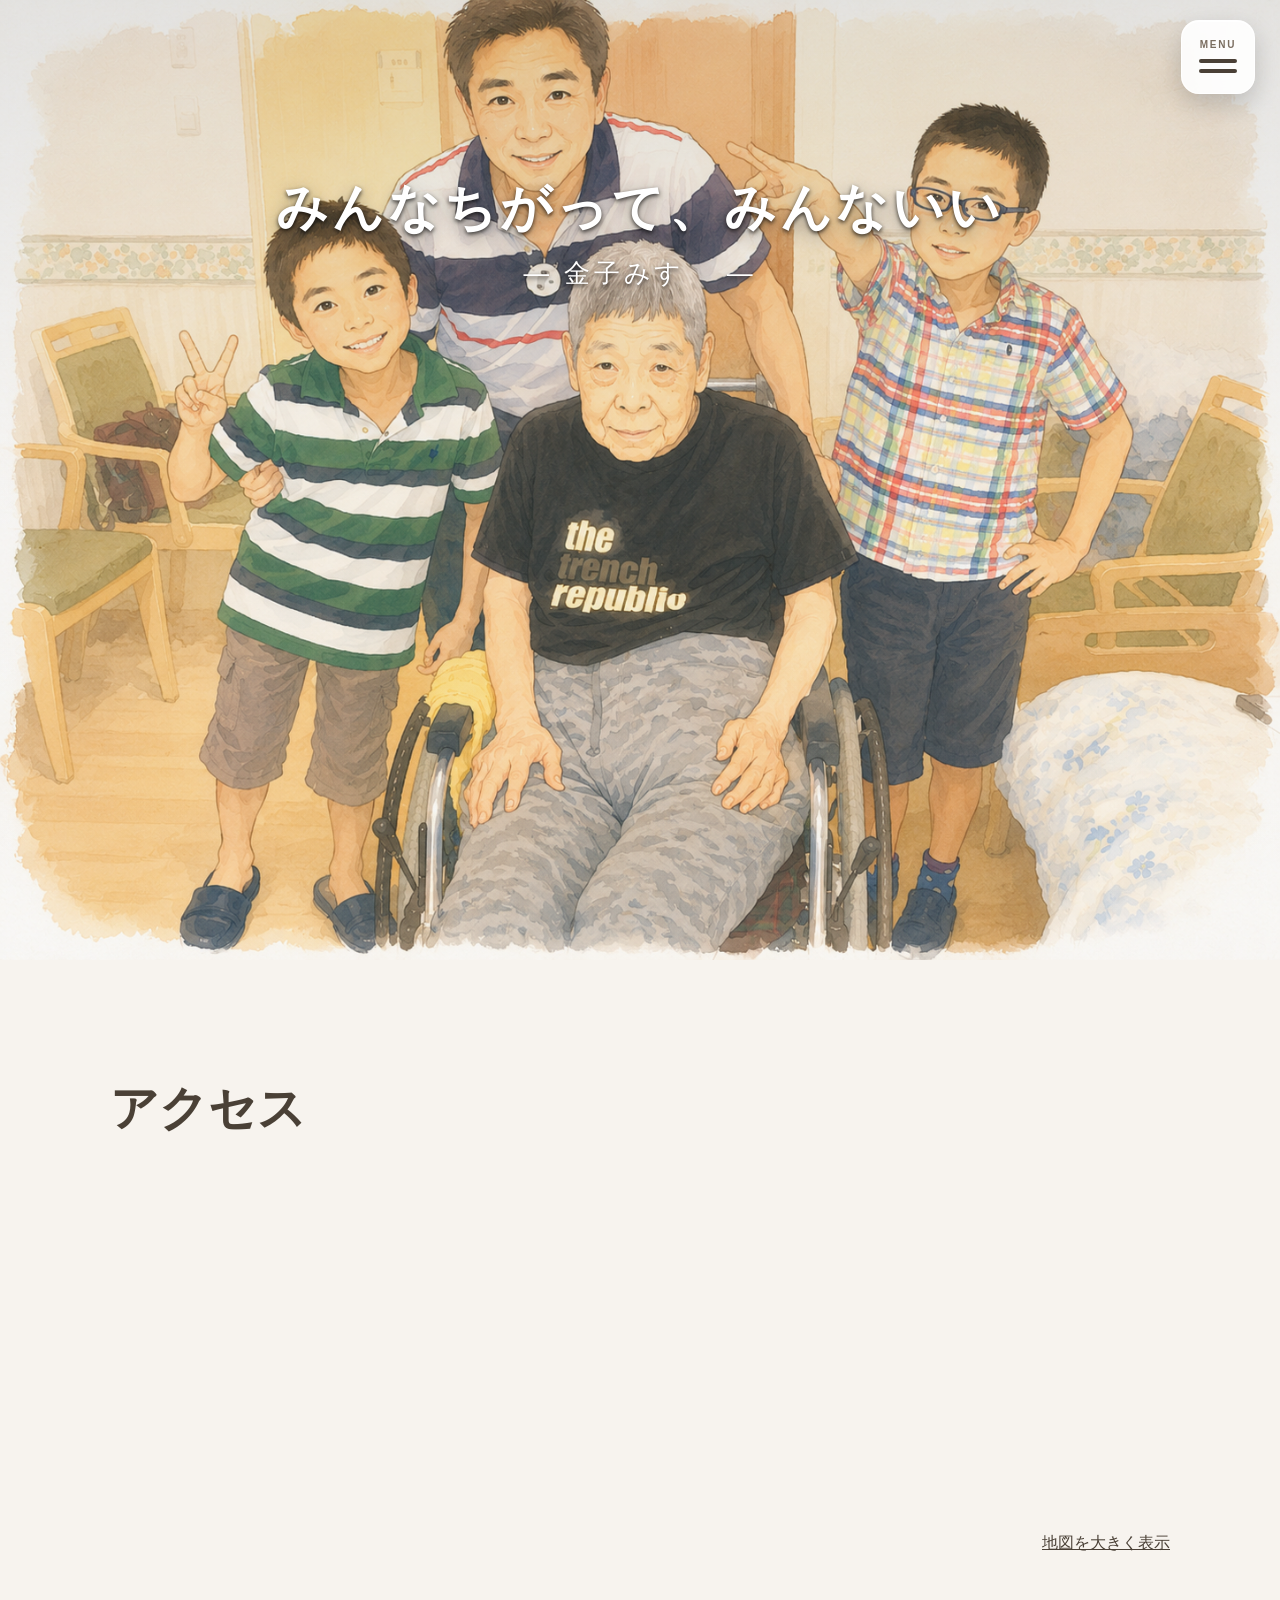
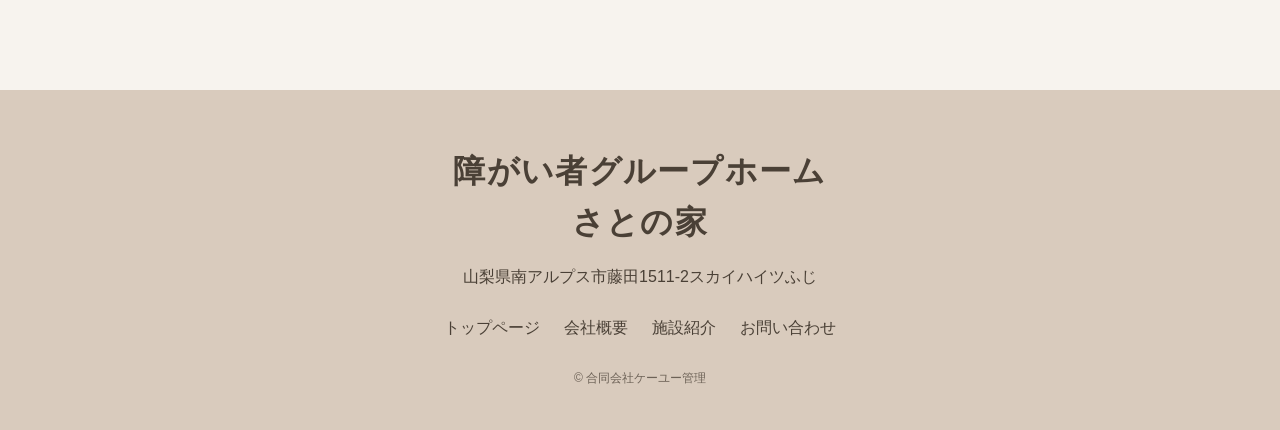
<file: index.html>
<!DOCTYPE html>
<html lang="ja">
<head>
<meta charset="UTF-8">
<meta name="viewport" content="width=device-width, initial-scale=1.0">
<title>合同会社ケーユー管理</title>
<link rel="stylesheet" href="style.css?v=20">
</head>
<body>

<button class="menu-btn" id="menuBtn" type="button" aria-label="メニューを開く" aria-expanded="false">
    <span class="menu-label">MENU</span>
    <span class="menu-line"></span>
    <span class="menu-line"></span>
</button>

<div class="overlay" id="overlay"></div>

<nav class="side-menu" id="sideMenu" aria-label="メインメニュー">
    <a href="index.html"><span class="menu-icon" aria-hidden="true">⌂</span>トップページ</a>
    <a href="about.html"><span class="menu-icon" aria-hidden="true">▦</span>会社概要</a>
    <a href="service.html"><span class="menu-icon" aria-hidden="true">▣</span>施設紹介</a>
    <a href="contact.html"><span class="menu-icon" aria-hidden="true">✉</span>お問い合わせ</a>
</nav>

<section class="hero">
    <img
        src="images/hero.jpg"
        alt="トップ画像"
        loading="eager"
        decoding="async">

    <div class="hero-text">
        <h1>みんなちがって、みんないい</h1>
        <p>― 金子みすゞ ―</p>
    </div>
</section>

<section class="page reveal">
    <h2>アクセス</h2>

    <div class="map">
        <iframe
            src="https://maps.google.com/maps?q=山梨県南アルプス市藤田1511-2&z=17&output=embed&iwloc=A"
            width="100%"
            height="350"
            style="border:0;"
            title="施設所在地の地図"
            allowfullscreen=""
            loading="lazy">
        </iframe>

        <p style="text-align:right;margin-top:6px;">
            <a href="https://www.google.com/maps/search/?api=1&query=%E5%B1%B1%E6%A2%A8%E7%9C%8C%E5%8D%97%E3%82%A2%E3%83%AB%E3%83%97%E3%82%B9%E5%B8%82%E8%97%A4%E7%94%B01511-2"
               target="_blank"
               rel="noopener"
               aria-label="Googleマップで施設所在地を開く">
                地図を大きく表示
            </a>
        </p>
    </div>
</section>


<footer class="site-footer">
    <div class="footer-inner">
        <h2 class="footer-title"><span>障がい者グループホーム</span><span>さとの家</span></h2>
        <p>山梨県南アルプス市藤田1511-2<br class="footer-address-break">スカイハイツふじ</p>

        <nav class="footer-links" aria-label="フッターメニュー">
            <a href="index.html">トップページ</a>
            <a href="about.html">会社概要</a>
            <a href="service.html">施設紹介</a>
            <a href="contact.html">お問い合わせ</a>
        </nav>

        <p class="copy">&copy; 合同会社ケーユー管理</p>
    </div>
</footer>

<script src="script.js?v=20"></script>
</body>
</html>
</file>
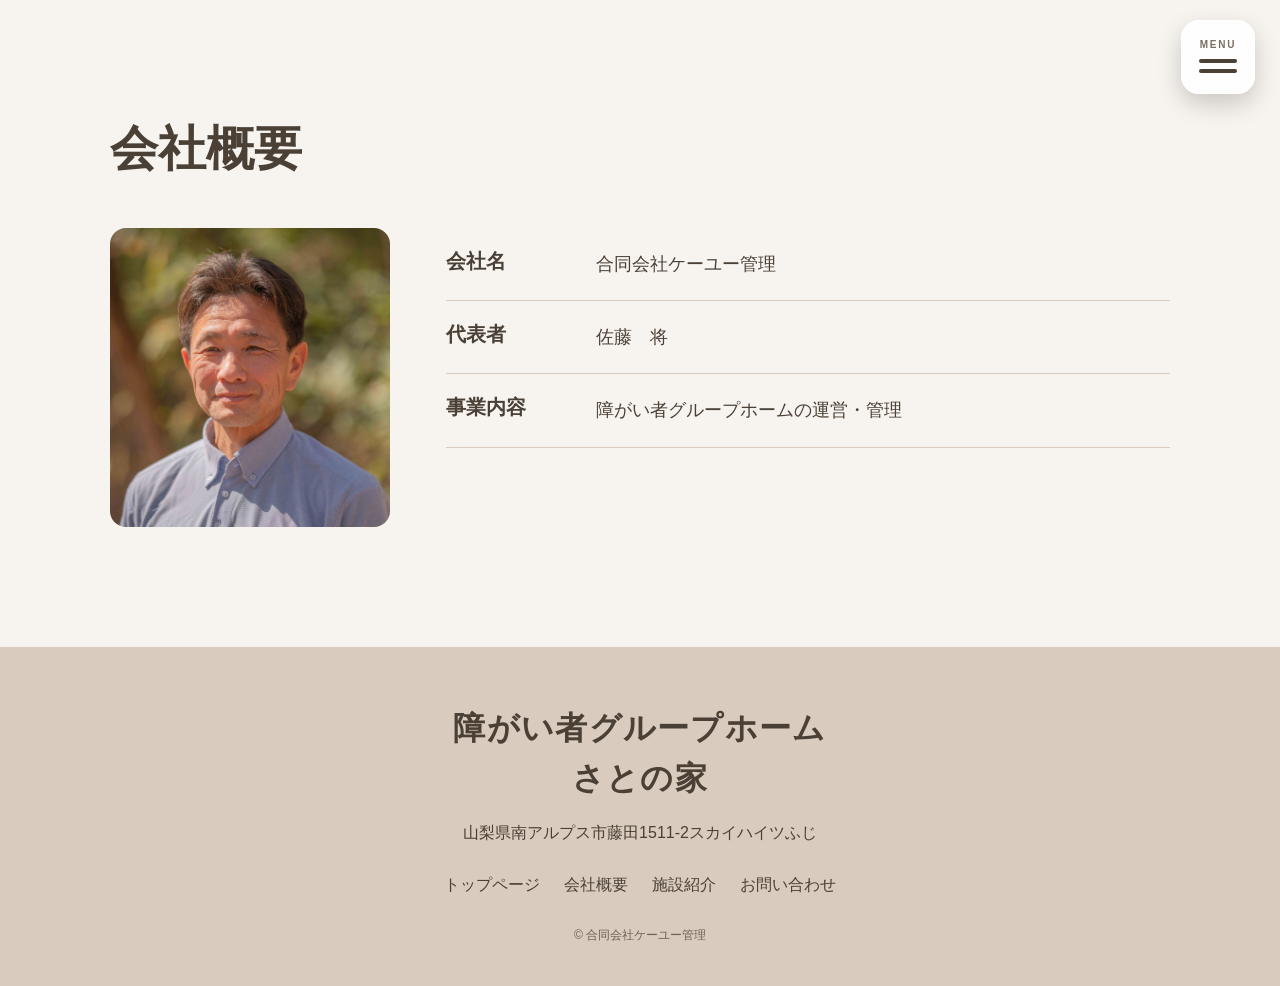
<file: about.html>
<!DOCTYPE html>
<html lang="ja">
<head>
<meta charset="UTF-8">
<meta name="viewport" content="width=device-width, initial-scale=1.0">
<title>合同会社ケーユー管理</title>
<link rel="stylesheet" href="style.css?v=20">
</head>
<body>

<!-- メニュー -->
<button class="menu-btn" id="menuBtn" type="button" aria-label="メニューを開く" aria-expanded="false">
    <span class="menu-label">MENU</span>
    <span class="menu-line"></span>
    <span class="menu-line"></span>
</button>

<div class="overlay" id="overlay"></div>

<nav class="side-menu" id="sideMenu" aria-label="メインメニュー">
    <a href="index.html"><span class="menu-icon" aria-hidden="true">⌂</span>トップページ</a>
    <a href="about.html"><span class="menu-icon" aria-hidden="true">▦</span>会社概要</a>
    <a href="service.html"><span class="menu-icon" aria-hidden="true">▣</span>施設紹介</a>
    <a href="contact.html"><span class="menu-icon" aria-hidden="true">✉</span>お問い合わせ</a>
</nav>

<div class="page reveal">
    <h1>会社概要</h1>

    <div class="company">

        <div class="company-img">
            <img src="images/president.jpg" alt="代表者" loading="eager">
        </div>

        <div class="company-info">
            <table>

                <tr>
                    <th>会社名</th>
                    <td>合同会社ケーユー管理</td>
                </tr>

                <tr>
                    <th>代表者</th>
                    <td>佐藤　将</td>
                </tr>

                <tr>
                    <th>事業内容</th>
                    <td>障がい者グループホームの運営・管理</td>
                </tr>

            </table>
        </div>

    </div>

</div>


<footer class="site-footer">
    <div class="footer-inner">
        <h2 class="footer-title"><span>障がい者グループホーム</span><span>さとの家</span></h2>
        <p>山梨県南アルプス市藤田1511-2<br class="footer-address-break">スカイハイツふじ</p>

        <nav class="footer-links" aria-label="フッターメニュー">
            <a href="index.html">トップページ</a>
            <a href="about.html">会社概要</a>
            <a href="service.html">施設紹介</a>
            <a href="contact.html">お問い合わせ</a>
        </nav>

        <p class="copy">&copy; 合同会社ケーユー管理</p>
    </div>
</footer>

<script src="script.js?v=20"></script>
</body>
</html>
</file>
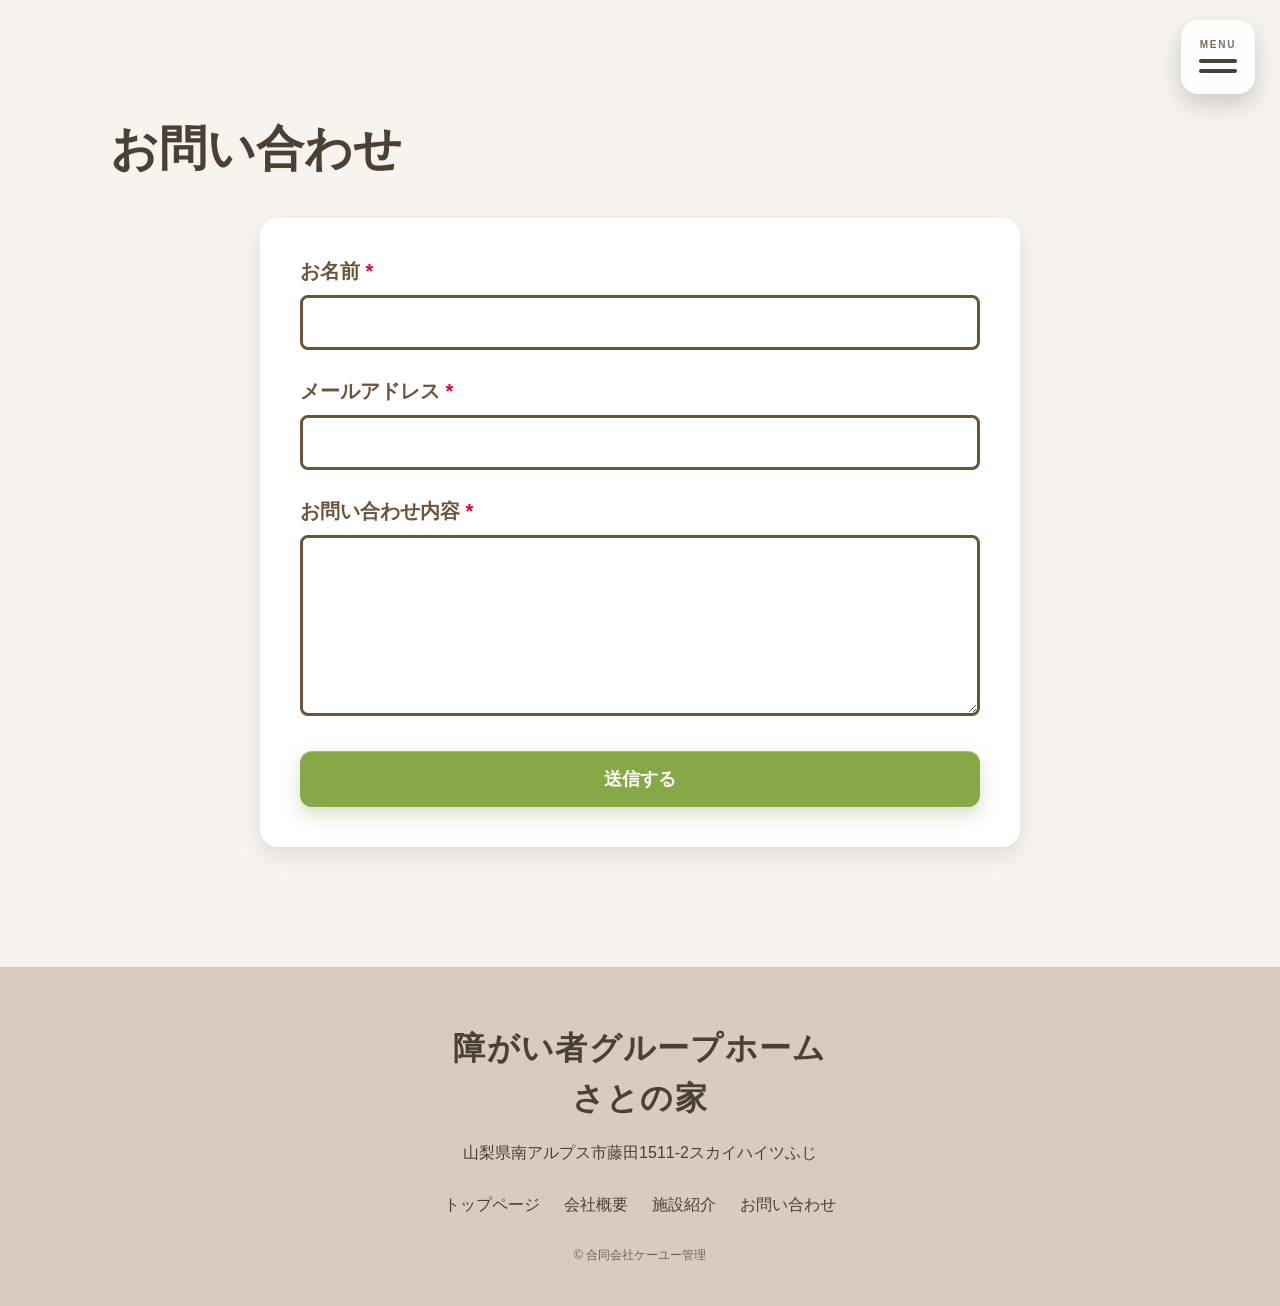
<file: contact.html>
<!DOCTYPE html>
<html lang="ja">
<head>
<meta charset="UTF-8">
<meta name="viewport" content="width=device-width, initial-scale=1.0">
<title>合同会社ケーユー管理</title>
<link rel="stylesheet" href="style.css?v=20">
</head>
<body>

<button class="menu-btn" id="menuBtn" type="button" aria-label="メニューを開く" aria-expanded="false">
    <span class="menu-label">MENU</span>
    <span class="menu-line"></span>
    <span class="menu-line"></span>
</button>

<div class="overlay" id="overlay"></div>

<nav class="side-menu" id="sideMenu" aria-label="メインメニュー">
    <a href="index.html"><span class="menu-icon" aria-hidden="true">⌂</span>トップページ</a>
    <a href="about.html"><span class="menu-icon" aria-hidden="true">▦</span>会社概要</a>
    <a href="service.html"><span class="menu-icon" aria-hidden="true">▣</span>施設紹介</a>
    <a href="contact.html"><span class="menu-icon" aria-hidden="true">✉</span>お問い合わせ</a>
</nav>

<div class="page reveal">
    <h1>お問い合わせ</h1>

    <form id="contactForm"
      class="contact-form"
      action="https://formspree.io/f/xgojqwry"
      method="POST">

        <input type="hidden" name="_subject" value="HOLO BASE お問い合わせ">
<label>
            お名前 <span>*</span>
            <input
                type="text"
                name="name"
                required>
        </label>

        <label>
            メールアドレス <span>*</span>
            <input
                type="email"
                name="email"
                required>
        </label>

        <label>
            お問い合わせ内容 <span>*</span>
            <textarea
                name="message"
                rows="7"
                required></textarea>
        </label>

        <button id="submitBtn" type="submit">
            送信する
        </button>

    </form>
</div>


<footer class="site-footer">
    <div class="footer-inner">
        <h2 class="footer-title"><span>障がい者グループホーム</span><span>さとの家</span></h2>
        <p>山梨県南アルプス市藤田1511-2<br class="footer-address-break">スカイハイツふじ</p>

        <nav class="footer-links" aria-label="フッターメニュー">
            <a href="index.html">トップページ</a>
            <a href="about.html">会社概要</a>
            <a href="service.html">施設紹介</a>
            <a href="contact.html">お問い合わせ</a>
        </nav>

        <p class="copy">&copy; 合同会社ケーユー管理</p>
    </div>
</footer>

<script src="script.js?v=20"></script>
</body>
</html>
</file>
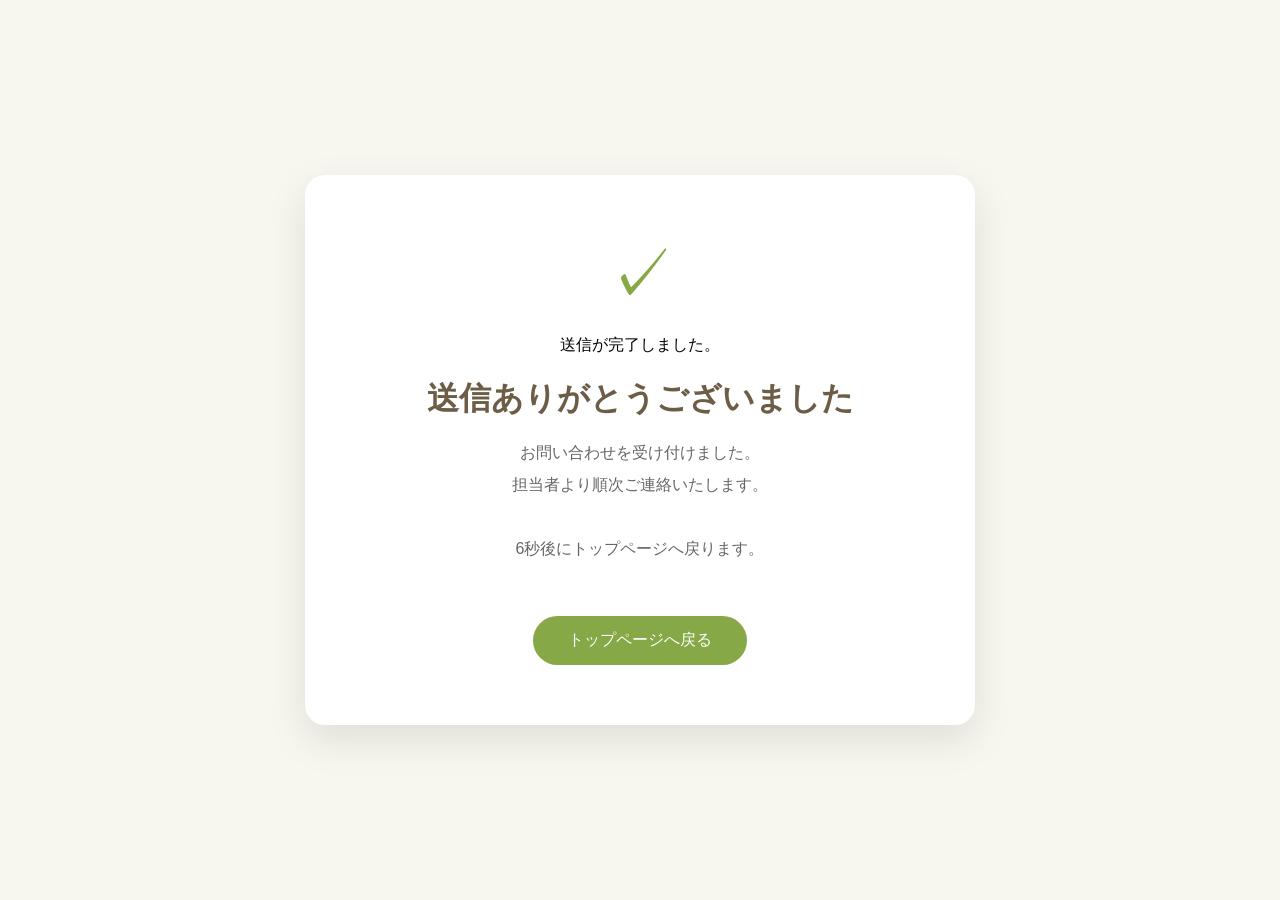
<file: thanks.html>
<!DOCTYPE html>
<html lang="ja">
<head>

<meta charset="UTF-8">

<meta name="viewport" content="width=device-width, initial-scale=1.0">

<title>合同会社ケーユー管理</title>


<style>

body{

margin:0;

background:#f7f6ef;

font-family:"Yu Gothic",sans-serif;

display:flex;

justify-content:center;

align-items:center;

height:100vh;

}

.box{

background:white;

padding:60px;

border-radius:20px;

box-shadow:0 15px 40px rgba(0,0,0,.1);

text-align:center;

max-width:550px;

width:90%;

}

.check{

font-size:70px;

color:#87a847;

margin-bottom:20px;

}

h1{

color:#6d5d46;

margin-bottom:15px;

}

p{

color:#666;

line-height:2;

}

a{

display:inline-block;

margin-top:35px;

padding:14px 35px;

background:#87a847;

color:white;

text-decoration:none;

border-radius:30px;

transition:.3s;

}

a:hover{

background:#72913c;

}

</style>

</head>

<body>

<div class="box">

<div class="check" aria-hidden="true">✓</div>
<span class="sr-only">送信が完了しました。</span>

<h1>送信ありがとうございました</h1>

<p>

お問い合わせを受け付けました。<br>

担当者より順次ご連絡いたします。<br><br>

6秒後にトップページへ戻ります。

</p>

<a href="index.html">

トップページへ戻る

</a>

</div>

<script>
	// 6秒後にトップへリダイレクト（meta refresh の代替）
	setTimeout(function(){ window.location.href = 'index.html'; }, 6000);
</script>

</body>

</html>
</file>
<file: style.css>
:root {
    --bg: #f7f3ee;
    --surface: #ffffff;
    --text: #4a4036;
    --muted: #8a7c6d;
    --line: #d9cbbd;
    --green: #87a847;
    --green-dark: #6f8c37;
    --accent: #8aa678;
    --footer: #d9cbbd;
    --shadow: 0 8px 24px rgba(0, 0, 0, 0.10);
}

*,
*::before,
*::after {
    box-sizing: border-box;
}

html {
    overflow-x: hidden;
    scroll-behavior: smooth;
}

body {
    margin: 0;
    overflow-x: hidden;
    font-family: "Hiragino Kaku Gothic ProN", "Yu Gothic", sans-serif;
    background: var(--bg);
    color: var(--text);
}

body.menu-open {
    overflow: hidden;
}

img {
    max-width: 100%;
}

a {
    color: inherit;
}

.sr-only {
    position: absolute !important;
    width: 1px !important;
    height: 1px !important;
    padding: 0 !important;
    margin: -1px !important;
    overflow: hidden !important;
    clip: rect(0, 0, 0, 0) !important;
    white-space: nowrap !important;
    border: 0 !important;
}

/* =========================
   Menu button
========================= */

.menu-btn {
    position: fixed;
    top: 20px;
    right: 25px;
    z-index: 2000;

    width: 74px;
    height: 74px;
    padding: 0;

    display: flex;
    flex-direction: column;
    justify-content: center;
    align-items: center;

    appearance: none;
    -webkit-appearance: none;
    border: 1px solid rgba(255, 255, 255, 0.95);
    border-radius: 18px;

    background: rgba(255, 255, 255, 0.9);
    backdrop-filter: blur(12px);
    -webkit-backdrop-filter: blur(12px);

    font: inherit;
    cursor: pointer;

    box-shadow:
        0 10px 25px rgba(0, 0, 0, 0.18),
        inset 0 1px 0 rgba(255, 255, 255, 0.9);

    transition:
        transform 0.25s ease,
        background 0.25s ease,
        box-shadow 0.25s ease;
}

.menu-btn:hover {
    transform: translateY(-2px) scale(1.04);
    background: rgba(255, 255, 255, 0.98);
}

.menu-btn:active {
    transform: scale(0.94);
}

.menu-btn:focus-visible {
    outline: 3px solid var(--accent);
    outline-offset: 3px;
}

.menu-label {
    margin-bottom: 6px;
    color: #7a6d60;
    font-size: 10px;
    font-weight: 700;
    letter-spacing: 0.18em;
    user-select: none;
}

.menu-line {
    display: block;
    width: 38px;
    height: 4px;
    margin: 3px 0;
    border-radius: 999px;
    background: var(--text);
    transition: transform 0.35s ease;
}

.menu-btn.active .menu-line:nth-child(2) {
    transform: rotate(45deg) translate(5px, 5px);
}

.menu-btn.active .menu-line:nth-child(3) {
    transform: rotate(-45deg) translate(5px, -5px);
}

/* =========================
   Side menu
========================= */

.overlay {
    position: fixed;
    inset: 0;
    z-index: 999;

    background: rgba(80, 70, 60, 0.3);
    opacity: 0;
    visibility: hidden;

    transition:
        opacity 0.4s ease,
        visibility 0.4s ease;
}

.overlay.open {
    opacity: 1;
    visibility: visible;
}

.side-menu {
    position: fixed;
    top: 0;
    right: 0;
    z-index: 1000;

    width: 340px;
    height: 100vh;
    padding-left: 50px;

    display: flex;
    flex-direction: column;
    justify-content: center;

    background: var(--surface);
    box-shadow: -5px 0 20px rgba(0, 0, 0, 0.1);

    transform: translateX(110%);
    transition: transform 0.5s ease;
}

.side-menu.open {
    transform: translateX(0);
}

.side-menu a {
    position: relative;

    display: flex;
    align-items: center;
    gap: 14px;

    margin: 25px 0;

    color: var(--text);
    font-size: 24px;
    text-decoration: none;
}

.side-menu a::after {
    content: "";
    position: absolute;
    left: 44px;
    bottom: -5px;

    width: 0;
    height: 2px;

    background: #c7a98b;
    transition: width 0.3s ease;
}

.side-menu a:hover::after {
    width: calc(100% - 44px);
}

.menu-icon {
    width: 30px;
    color: var(--accent);
    font-size: 25px;
    line-height: 1;
    text-align: center;
}

/* =========================
   Hero
========================= */

.hero {
    position: relative;
    width: 100%;
    overflow: hidden;
    background: #f8f8f8;
}

.hero::after {
    content: "";
    position: absolute;
    inset: 0;
    z-index: 1;
    pointer-events: none;
    background: linear-gradient(
        to bottom,
        rgba(0, 0, 0, 0.10) 0%,
        rgba(0, 0, 0, 0.03) 48%,
        rgba(0, 0, 0, 0.02) 100%
    );
}

.hero img {
    display: block;
    width: 100%;
    height: auto;
    margin: 0;
}

.hero-text {
    position: absolute;
    left: 50%;
    top: 18%;
    z-index: 2;

    width: 90%;
    transform: translateX(-50%);

    color: #fff;
    text-align: center;
    text-shadow:
        0 2px 4px rgba(0, 0, 0, 0.72),
        0 6px 18px rgba(0, 0, 0, 0.38);
}

.hero-text h1 {
    margin: 0;
    font-size: clamp(38px, 4vw, 68px);
    line-height: 1.35;
    letter-spacing: 0.08em;
}

.hero-text p {
    margin: 14px 0 0;
    font-size: clamp(22px, 2vw, 32px);
    letter-spacing: 0.15em;
}

/* =========================
   Shared page layout
========================= */

.page {
    width: min(1180px, 100%);
    margin: 0 auto;
    padding: 120px 60px;
}

.page > h1,
.page > h2 {
    margin-top: 0;
    font-size: clamp(32px, 4vw, 48px);
    line-height: 1.2;
}

.map iframe {
    display: block;
    width: 100%;
    height: 350px;
}

/* =========================
   Company page
========================= */

.company {
    display: flex;
    align-items: flex-start;
    gap: 56px;
    margin-top: 50px;
}

.company-img {
    flex: 0 0 auto;
}

.company-img img {
    display: block;
    width: 280px;
    height: auto;
    margin: 0 auto;
    border-radius: 16px;
    object-fit: contain;
}

.company-info {
    flex: 1 1 auto;
}

.company-info table {
    width: 100%;
    border-collapse: collapse;
}

.company-info th,
.company-info td {
    padding: 20px 0;
    border-bottom: 1px solid var(--line);
    text-align: left;
    vertical-align: top;
}

.company-info th {
    width: 150px;
    font-size: 20px;
}

.company-info td {
    font-size: 18px;
    line-height: 1.8;
}

/* =========================
   Service page
========================= */

.property {
    margin-top: 36px;
    padding: 38px;

    background: var(--surface);
    border-radius: 18px;
    box-shadow: var(--shadow);
}

.property-name {
    margin-top: 0;
    font-size: clamp(28px, 3.5vw, 46px);
    line-height: 1.45;
}

.property-name span {
    display: inline;
}

.property > p {
    line-height: 1.9;
}

.photo-section {
    margin-top: 42px;
}

.section-title-row {
    display: flex;
    align-items: baseline;
    gap: 12px;

    margin-bottom: 18px;
    padding-left: 14px;

    border-left: 6px solid var(--accent);
}

.section-title-row h3 {
    margin: 0;
    font-size: 28px;
}

.section-title-row span {
    color: var(--muted);
    font-size: 15px;
    letter-spacing: 0.08em;
}

.photo-grid {
    display: grid;
    grid-template-columns: repeat(5, minmax(0, 1fr));
    gap: 18px;
}

.photo-card {
    width: 100%;
    padding: 0;

    appearance: none;
    -webkit-appearance: none;
    border: 0;
    border-radius: 14px;
    overflow: hidden;

    background: var(--bg);
    cursor: zoom-in;
    box-shadow: 0 3px 10px rgba(0, 0, 0, 0.08);

    transition:
        transform 0.25s ease,
        box-shadow 0.25s ease;
}

.photo-card:hover {
    transform: translateY(-4px);
    box-shadow: 0 8px 22px rgba(0, 0, 0, 0.16);
}

.photo-card:focus-visible {
    outline: 3px solid var(--accent);
    outline-offset: 3px;
}

.photo-card img {
    display: block;
    width: 100%;
    height: 170px;
    object-fit: cover;
}

/* =========================
   Contact page
========================= */

.contact-form {
    width: min(760px, 100%);
    margin: 40px auto 0;
    padding: 40px;

    background: var(--surface);
    border-radius: 18px;
    box-shadow: var(--shadow);
}

.contact-form label {
    display: block;
    margin-bottom: 28px;

    color: #6b563b;
    font-size: 20px;
    font-weight: 700;
}

.contact-form label > span {
    color: #e60033;
}

.contact-form input,
.contact-form textarea {
    width: 100%;
    margin-top: 10px;
    padding: 14px;

    border: 3px solid #6b563b;
    border-radius: 8px;

    background: #fff;
    color: var(--text);
    font: inherit;
    font-size: 18px;

    transition:
        border-color 0.25s ease,
        box-shadow 0.25s ease;
}

.contact-form textarea {
    resize: vertical;
}

.contact-form input:focus,
.contact-form textarea:focus {
    outline: none;
    border-color: var(--accent);
    box-shadow:
        0 0 0 4px rgba(138, 166, 120, 0.16),
        0 4px 14px rgba(138, 166, 120, 0.12);
}

.contact-form button {
    display: block;
    width: 100%;
    margin-top: 30px;
    padding: 16px;

    border: 0;
    border-radius: 12px;

    background: var(--green);
    color: #fff;
    font-size: 18px;
    font-weight: 700;
    cursor: pointer;

    box-shadow:
        0 8px 18px rgba(111, 140, 55, 0.28),
        inset 0 1px 0 rgba(255, 255, 255, 0.28);

    transition:
        background 0.25s ease,
        transform 0.18s ease,
        box-shadow 0.25s ease;
}

.contact-form button:hover {
    background: var(--green-dark);
    transform: translateY(-2px);
    box-shadow:
        0 10px 22px rgba(111, 140, 55, 0.34),
        inset 0 1px 0 rgba(255, 255, 255, 0.32);
}

.contact-form button:active {
    transform: translateY(1px) scale(0.99);
}

.contact-form button:disabled {
    background: #999;
    cursor: not-allowed;
    transform: none;
    box-shadow: none;
}

.loader {
    display: inline-block;
    width: 18px;
    height: 18px;
    margin-right: 10px;

    border: 3px solid rgba(255, 255, 255, 0.3);
    border-top-color: #fff;
    border-radius: 50%;

    vertical-align: middle;
    animation: spin 0.8s linear infinite;
}

@keyframes spin {
    to {
        transform: rotate(360deg);
    }
}

/* =========================
   Reveal animation
========================= */

.reveal {
    opacity: 0;
    transform: translateY(30px);
    transition:
        opacity 0.8s ease,
        transform 0.8s ease;
}

.reveal.is-visible {
    opacity: 1;
    transform: translateY(0);
}

@media (prefers-reduced-motion: reduce) {
    .reveal {
        opacity: 1;
        transform: none;
        transition: none;
    }
}

/* =========================
   Lightbox
========================= */

.lightbox {
    position: fixed;
    inset: 0;
    z-index: 5000;

    display: flex;
    align-items: center;
    justify-content: center;

    padding: 30px;

    background: rgba(35, 31, 27, 0.9);
    opacity: 0;
    visibility: hidden;

    transition:
        opacity 0.3s ease,
        visibility 0.3s ease;
}

.lightbox.open {
    opacity: 1;
    visibility: visible;
}

.lightbox img {
    display: block;
    width: auto;
    height: auto;
    max-width: min(1100px, 92vw);
    max-height: 86vh;

    border-radius: 12px;
    box-shadow: 0 16px 45px rgba(0, 0, 0, 0.4);
}

.lightbox-close {
    position: fixed;
    top: 20px;
    right: 25px;

    width: 54px;
    height: 54px;
    padding: 0;

    border: 0;
    border-radius: 50%;

    background: #fff;
    color: var(--text);
    font-size: 34px;
    line-height: 1;
    cursor: pointer;

    box-shadow: 0 8px 24px rgba(0, 0, 0, 0.25);
}

.lightbox-close:focus-visible {
    outline: 3px solid var(--accent);
    outline-offset: 3px;
}

/* =========================
   Footer
========================= */

.site-footer {
    padding: 58px 20px 34px;
    background: var(--footer);
    color: var(--text);
    text-align: center;
}

.footer-inner {
    width: min(1000px, 100%);
    margin: 0 auto;
}

.footer-title {
    margin: 0 0 18px;
    font-size: clamp(24px, 3vw, 32px);
    line-height: 1.45;
    letter-spacing: 0.04em;
}

.footer-title span {
    display: block;
}

.footer-title span + span {
    margin-top: 4px;
}

.site-footer p {
    margin: 7px 0;
    line-height: 1.7;
}

.footer-address-break {
    display: none;
}

.footer-links {
    display: flex;
    flex-wrap: wrap;
    justify-content: center;
    gap: 10px 24px;
    margin: 28px 0;
}

.footer-links a {
    text-decoration: none;
    border-bottom: 1px solid transparent;
    transition: border-color 0.25s ease;
}

.footer-links a:hover {
    border-color: currentColor;
}

.copy {
    margin-top: 28px !important;
    font-size: 12px;
    opacity: 0.75;
}

/* =========================
   Mobile
========================= */

@media (max-width: 768px) {
    .menu-btn {
        top: 15px;
        right: 15px;
        width: 66px;
        height: 66px;
        border-radius: 16px;
    }

    .menu-label {
        margin-bottom: 5px;
        font-size: 9px;
        letter-spacing: 0.15em;
    }

    .menu-line {
        width: 34px;
        height: 4px;
    }

    .side-menu {
        width: 100%;
        padding-left: 30px;
    }

    .side-menu a {
        font-size: 20px;
    }

    .hero-text {
        top: 55%;
        width: calc(100% - 24px);
        transform: translate(-50%, -50%);
    }

    .hero-text h1 {
        white-space: nowrap;
        font-size: clamp(24px, 6.5vw, 34px);
        line-height: 1.2;
        letter-spacing: 0.01em;
    }

    .hero-text p {
        margin-top: 14px;
        font-size: clamp(16px, 4.2vw, 20px);
    }

    .page {
        width: 100%;
        padding: 50px 12px;
    }

    .hero + .page {
        padding-top: 28px;
    }

    .page > h1,
    .page > h2 {
        font-size: clamp(30px, 8vw, 42px);
    }

    .map iframe {
        height: 220px;
    }

    .company {
        flex-direction: column;
        align-items: center;
        gap: 28px;
    }

    .company-img {
        width: 100%;
    }

    .company-img img {
        width: min(72vw, 300px);
        max-width: 300px;
    }

    .company-info {
        width: 100%;
    }

    .company-info table,
    .company-info tbody,
    .company-info tr,
    .company-info th,
    .company-info td {
        display: block;
        width: 100%;
    }

    .company-info tr {
        padding: 18px 0;
        border-bottom: 1px solid var(--line);
    }

    .company-info tr:first-child {
        border-top: 1px solid var(--line);
    }

    .company-info th,
    .company-info td {
        padding: 0;
        border: 0;
    }

    .company-info th {
        margin-bottom: 8px;
        font-size: 17px;
    }

    .company-info td {
        font-size: 16px;
        line-height: 1.8;
        word-break: keep-all;
    }

    .company-info tr:first-child td {
        white-space: nowrap;
        font-size: clamp(14px, 4vw, 16px);
    }

    .property {
        width: 100%;
        margin-left: auto;
        margin-right: auto;
        padding: 24px 16px;
        border-radius: 16px;
    }

    .property-name span {
        display: block;
    }

    .property-name span + span {
        margin-top: 6px;
    }

    .section-title-row h3 {
        font-size: 24px;
    }

    .photo-grid {
        display: flex;
        gap: 14px;
        overflow-x: auto;

        padding: 4px 4px 14px;

        scroll-snap-type: x mandatory;
        scrollbar-width: none;
        -webkit-overflow-scrolling: touch;
    }

    .photo-grid::-webkit-scrollbar {
        display: none;
    }

    .photo-card {
        flex: 0 0 72%;
        scroll-snap-align: start;
    }

    .photo-card img {
        height: 210px;
    }

    .photo-section::after {
        content: "← 横にスワイプできます →";
        display: block;
        margin-top: 8px;

        color: var(--muted);
        font-size: 12px;
        text-align: center;
        letter-spacing: 0.08em;
    }

    .contact-form {
        width: 100%;
        max-width: none;
        margin-left: auto;
        margin-right: auto;
        padding: 28px 18px;
        border-radius: 18px;
    }

    .contact-form label {
        font-size: 17px;
    }

    .contact-form input,
    .contact-form textarea {
        font-size: 16px;
    }

    .lightbox {
        padding: 18px;
    }

    .lightbox-close {
        top: 14px;
        right: 14px;
        width: 48px;
        height: 48px;
        font-size: 30px;
    }

    .site-footer {
        padding: 44px 12px 28px;
    }

    .footer-title {
        font-size: 24px;
        line-height: 1.5;
    }

    .site-footer .footer-inner > p:first-of-type {
        max-width: 360px;
        margin-left: auto;
        margin-right: auto;
        font-size: 13px;
        opacity: 0.82;
    }

    .footer-address-break {
        display: block;
    }

    .footer-links {
        flex-direction: column;
        gap: 14px;
    }
}
</file>
